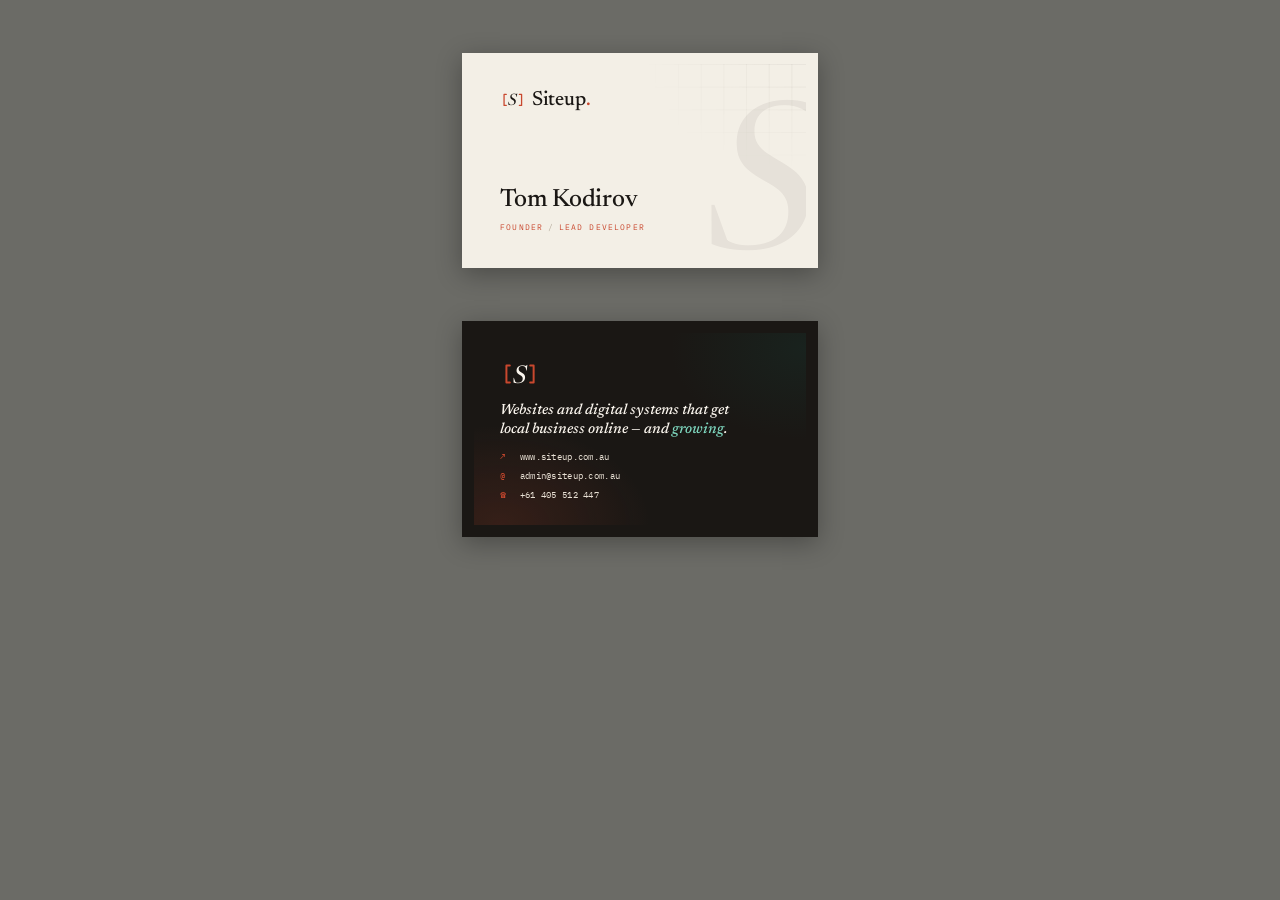
<file: design_handoff_studio_serif/design_files/business-card-print-ready.html>
<!doctype html>
<html lang="en">
<head>
<meta charset="utf-8" />
<meta name="viewport" content="width=device-width, initial-scale=1" />
<title>Siteup — Business Card · Print Ready</title>
<link rel="preconnect" href="https://fonts.googleapis.com" />
<link rel="preconnect" href="https://fonts.gstatic.com" crossorigin />
<link href="https://fonts.googleapis.com/css2?family=Newsreader:ital,opsz,wght@0,6..72,400;0,6..72,500;0,6..72,600;1,6..72,400;1,6..72,500&family=Hanken+Grotesk:wght@300;400;500;600;700&family=IBM+Plex+Mono:wght@400;500;600&display=swap" rel="stylesheet" />
<style>
  /* Card trim 88 x 51 mm, 3mm bleed each side -> 94 x 57 mm artboard.
     One card face per page. Crop marks sit in the bleed margin. */
  :root { --trim-w: 88mm; --trim-h: 51mm; --bleed: 3mm; --art-w: 94mm; --art-h: 57mm; }
  * { box-sizing: border-box; margin: 0; padding: 0; }
  html, body { background: #6b6b66; -webkit-font-smoothing: antialiased; }
  .sheet {
    width: var(--art-w); height: var(--art-h);
    margin: 14mm auto; position: relative;
    background: #fff; /* bleed background filled per face below */
    box-shadow: 0 6px 24px rgba(0,0,0,0.3);
    page-break-after: always; overflow: hidden;
  }
  /* bleed fill = same as face bg so color runs to the cut */
  .sheet.cream { background: #f3efe6; }
  .sheet.ink { background: #1a1714; }

  /* the trimmed area, centered in the artboard */
  .bleedbox { position: absolute; inset: var(--bleed); overflow: hidden; }

  /* crop marks */
  .crop { position: absolute; width: 3mm; height: 3mm; pointer-events: none; }
  .crop::before, .crop::after { content: ""; position: absolute; background: rgba(0,0,0,0.55); }
  .sheet.ink .crop::before, .sheet.ink .crop::after { background: rgba(255,255,255,0.6); }
  .crop.v::before { width: 0.3mm; height: 3mm; } /* vertical tick */
  .crop.h::after { height: 0.3mm; width: 3mm; }  /* horizontal tick */
  .crop.tl { top: 0; left: 0; } .crop.tl::before { left: 0; top: -3mm; } .crop.tl::after { top: 0; left: -3mm; }
  .crop.tr { top: 0; right: 0; } .crop.tr::before { right: 0; top: -3mm; } .crop.tr::after { top: 0; right: -3mm; }
  .crop.bl { bottom: 0; left: 0; } .crop.bl::before { left: 0; bottom: -3mm; } .crop.bl::after { bottom: 0; left: -3mm; }
  .crop.br { bottom: 0; right: 0; } .crop.br::before { right: 0; bottom: -3mm; } .crop.br::after { bottom: 0; right: -3mm; }

  svg { display: block; }

  /* ---------- FRONT (cream) ---------- */
  .front { width: 100%; height: 51mm; color: #1a1714; padding: 6.5mm 7mm; display: flex; flex-direction: column; justify-content: space-between; position: relative; background: #f3efe6; }
  .front::before { content: ""; position: absolute; inset: 0; background-image: linear-gradient(rgba(26,23,20,0.045) 1px, transparent 1px), linear-gradient(90deg, rgba(26,23,20,0.045) 1px, transparent 1px); background-size: 6mm 6mm; -webkit-mask-image: radial-gradient(60mm 40mm at 100% 0%, #000 10%, transparent 72%); mask-image: radial-gradient(60mm 40mm at 100% 0%, #000 10%, transparent 72%); pointer-events: none; }
  .front .giant { position: absolute; right: -4mm; bottom: -12mm; font-family: 'Newsreader', serif; font-style: italic; font-weight: 500; font-size: 54mm; line-height: 1; color: rgba(26,23,20,0.06); pointer-events: none; z-index: 0; }
  .front .top { display: flex; align-items: center; gap: 2mm; position: relative; }
  .front .top .wm { font-family: 'Newsreader', serif; font-weight: 500; font-size: 5.4mm; letter-spacing: -0.01em; }
  .front .top .wm .dot { color: #c9482e; }
  .front .who { position: relative; }
  .front .name { font-family: 'Newsreader', serif; font-weight: 500; font-size: 6.6mm; letter-spacing: -0.01em; line-height: 1.05; }
  .front .role { font-family: 'IBM Plex Mono', monospace; font-size: 2.2mm; letter-spacing: 0.14em; text-transform: uppercase; color: #c9482e; margin-top: 2mm; }
  .front .role .sep { color: #b3a99a; margin: 0 1.2mm; }

  /* ---------- BACK (ink) ---------- */
  .back { width: 100%; height: 51mm; color: #fbf6ee; padding: 6.5mm 7mm; display: flex; flex-direction: column; justify-content: space-between; position: relative; background: #1a1714; }
  .back::before { content: ""; position: absolute; inset: 0; background: radial-gradient(60mm 40mm at 8% 100%, rgba(201,72,46,0.16), transparent 66%), radial-gradient(56mm 38mm at 100% 8%, rgba(20,86,75,0.18), transparent 64%); pointer-events: none; }
  .back .tagline { font-family: 'Newsreader', serif; font-style: italic; font-weight: 500; font-size: 3.9mm; color: #fbf6ee; position: relative; line-height: 1.25; }
  .back .tagline .pine { color: #7fd9c0; }
  .back .contact { position: relative; display: grid; gap: 1.6mm; }
  .back .contact a, .back .contact div { font-family: 'IBM Plex Mono', monospace; font-size: 2.5mm; letter-spacing: 0.03em; color: #e8e0d4; text-decoration: none; display: flex; align-items: center; gap: 2.2mm; white-space: nowrap; }
  .back .contact .k { color: #c9482e; width: 3mm; }

  @media print {
    html, body { background: #fff; }
    .sheet { margin: 0 auto; box-shadow: none; }
    @page { size: 94mm 57mm; margin: 0; }
  }
</style>
</head>
<body>

  <!-- PAGE 1 — FRONT -->
  <div class="sheet cream">
    <span class="crop v h tl"></span><span class="crop v h tr"></span><span class="crop v h bl"></span><span class="crop v h br"></span>
    <div class="bleedbox">
      <div class="front">
        <span class="giant">S</span>
        <div class="top">
          <svg width="6.4mm" height="5.8mm" viewBox="0 0 132 120" aria-hidden="true">
            <path d="M34 30 L22 30 L22 90 L34 90" fill="none" stroke="#c9482e" stroke-width="7" stroke-linecap="round" stroke-linejoin="round"/>
            <path d="M106 30 L118 30 L118 90 L106 90" fill="none" stroke="#c9482e" stroke-width="7" stroke-linecap="round" stroke-linejoin="round"/>
            <text x="44" y="90" font-family="Newsreader, serif" font-size="86" font-style="italic" font-weight="500" fill="#1a1714">S</text>
          </svg>
          <span class="wm">Siteup<span class="dot">.</span></span>
        </div>
        <div class="who">
          <div class="name">Tom Kodirov</div>
          <div class="role">Founder<span class="sep">/</span>Lead Developer</div>
        </div>
      </div>
    </div>
  </div>

  <!-- PAGE 2 — BACK -->
  <div class="sheet ink">
    <span class="crop v h tl"></span><span class="crop v h tr"></span><span class="crop v h bl"></span><span class="crop v h br"></span>
    <div class="bleedbox">
      <div class="back">
        <div>
          <svg width="10mm" height="9mm" viewBox="0 0 132 120" aria-label="Siteup mark" style="margin-bottom:3mm">
            <path d="M34 30 L22 30 L22 90 L34 90" fill="none" stroke="#c9482e" stroke-width="7" stroke-linecap="round" stroke-linejoin="round"/>
            <path d="M106 30 L118 30 L118 90 L106 90" fill="none" stroke="#c9482e" stroke-width="7" stroke-linecap="round" stroke-linejoin="round"/>
            <text x="44" y="90" font-family="Newsreader, serif" font-size="86" font-style="italic" font-weight="500" fill="#fbf6ee">S</text>
          </svg>
          <p class="tagline">Websites and digital systems that get<br>local business online — and <span class="pine">growing</span>.</p>
        </div>
        <div class="contact">
          <a href="https://www.siteup.com.au"><span class="k">↗</span>www.siteup.com.au</a>
          <a href="mailto:admin@siteup.com.au"><span class="k">@</span>admin@siteup.com.au</a>
          <div><span class="k">☎</span>+61 405 512 447</div>
        </div>
      </div>
    </div>
  </div>

</body>
</html>
</file>
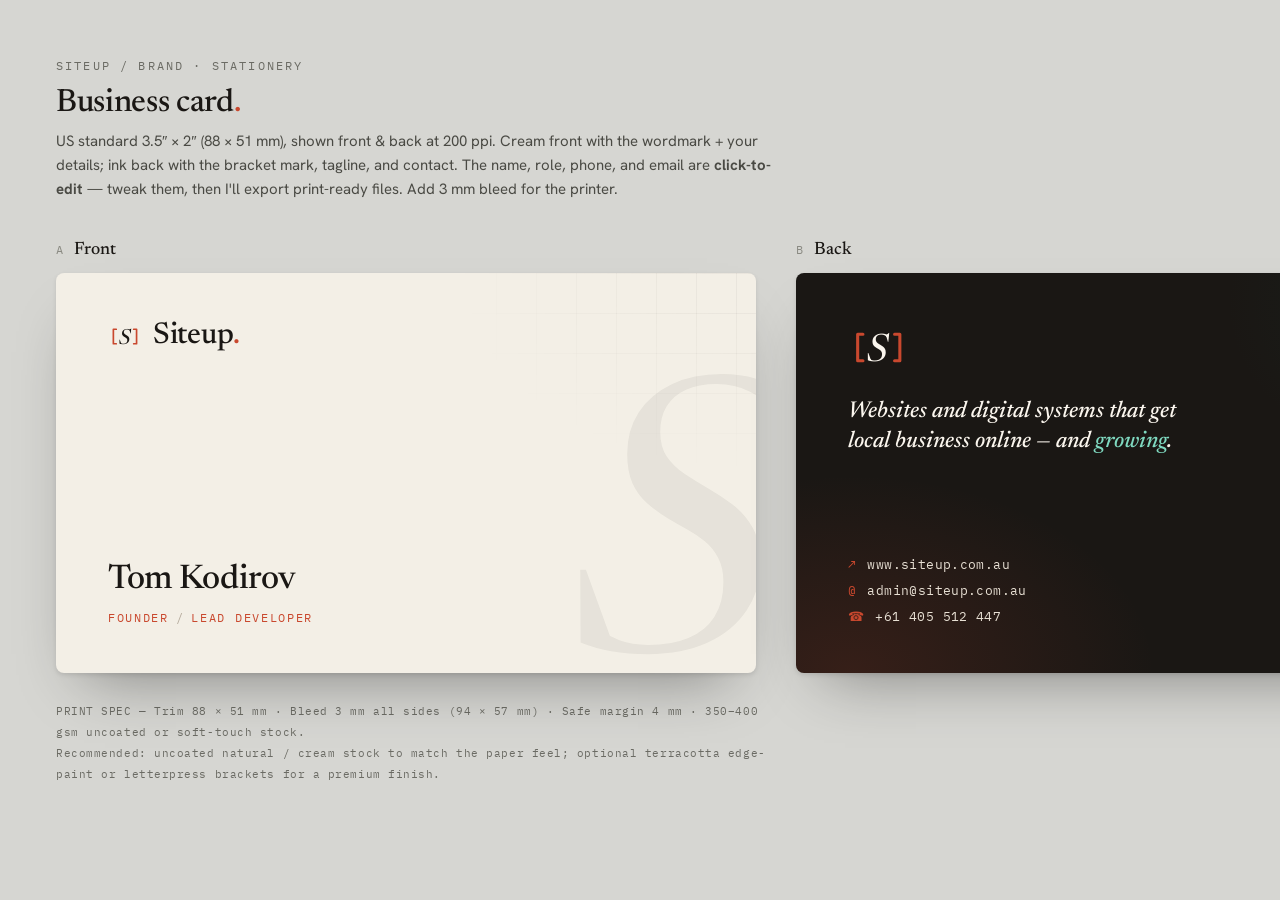
<file: design_handoff_studio_serif/design_files/business-card.html>
<!doctype html>
<html lang="en">
<head>
<meta charset="utf-8" />
<meta name="viewport" content="width=device-width, initial-scale=1" />
<title>Siteup — Business Card</title>
<link rel="preconnect" href="https://fonts.googleapis.com" />
<link rel="preconnect" href="https://fonts.gstatic.com" crossorigin />
<link href="https://fonts.googleapis.com/css2?family=Newsreader:ital,opsz,wght@0,6..72,400;0,6..72,500;0,6..72,600;1,6..72,400;1,6..72,500&family=Hanken+Grotesk:wght@300;400;500;600;700&family=IBM+Plex+Mono:wght@400;500;600&display=swap" rel="stylesheet" />
<style>
  * { box-sizing: border-box; }
  html, body { margin: 0; }
  body { background: #d6d6d2; font-family: 'Hanken Grotesk', sans-serif; -webkit-font-smoothing: antialiased; }
  .canvas { width: max-content; min-width: 100%; min-height: 100vh; padding: 56px; box-sizing: border-box; }
  .head { max-width: 900px; margin: 0 0 40px; }
  .head .eyebrow { font-family: 'IBM Plex Mono', monospace; font-size: 12px; letter-spacing: 0.18em; text-transform: uppercase; color: #6b6b64; margin: 0 0 12px; }
  .head h1 { font-family: 'Newsreader', serif; font-size: 32px; font-weight: 500; letter-spacing: -0.01em; color: #1a1714; margin: 0 0 10px; }
  .head h1 .dot { color: #c9482e; }
  .head p { font-size: 15px; line-height: 1.6; color: #4a4a44; margin: 0; max-width: 720px; }

  .row { display: flex; align-items: flex-start; gap: 40px; }
  .col { flex: none; }
  .col > .label { display: flex; align-items: baseline; gap: 10px; margin: 0 0 14px; }
  .col > .label .idx { font-family: 'IBM Plex Mono', monospace; font-size: 12px; color: #8a8a82; letter-spacing: 0.1em; }
  .col > .label .nm { font-family: 'Newsreader', serif; font-size: 18px; font-weight: 500; color: #1a1714; }

  /* card — US 3.5 x 2 in @ 200ppi = 700 x 400 */
  .card { width: 700px; height: 400px; border-radius: 8px; overflow: hidden; box-shadow: 0 2px 4px rgba(0,0,0,0.1), 0 30px 60px -28px rgba(0,0,0,0.4); position: relative; }

  /* ---------- FRONT ---------- */
  .front { background: #f3efe6; color: #1a1714; padding: 48px 52px; display: flex; flex-direction: column; justify-content: space-between; position: relative; }
  .front::before { content: ""; position: absolute; inset: 0; background-image: linear-gradient(rgba(26,23,20,0.045) 1px, transparent 1px), linear-gradient(90deg, rgba(26,23,20,0.045) 1px, transparent 1px); background-size: 40px 40px; -webkit-mask-image: radial-gradient(420px 280px at 100% 0%, #000 10%, transparent 72%); mask-image: radial-gradient(420px 280px at 100% 0%, #000 10%, transparent 72%); pointer-events: none; }
  .front .top { display: flex; align-items: center; gap: 13px; position: relative; }
  .front .giant { position: absolute; right: -28px; bottom: -78px; font-family: 'Newsreader', serif; font-style: italic; font-weight: 500; font-size: 380px; line-height: 1; color: rgba(26,23,20,0.06); pointer-events: none; z-index: 0; }
  .front .top .wm { font-family: 'Newsreader', serif; font-weight: 500; font-size: 30px; letter-spacing: -0.01em; }
  .front .top .wm .dot { color: #c9482e; }
  .front .who { position: relative; }
  .front .name { font-family: 'Newsreader', serif; font-weight: 500; font-size: 34px; letter-spacing: -0.01em; line-height: 1.05; }
  .front .role { font-family: 'IBM Plex Mono', monospace; font-size: 12px; letter-spacing: 0.14em; text-transform: uppercase; color: #c9482e; margin-top: 12px; }
  .front .role .sep { color: #b3a99a; margin: 0 7px; }
  .edit { outline: none; }

  /* ---------- BACK ---------- */
  .back { background: #1a1714; color: #fbf6ee; padding: 48px 52px; display: flex; flex-direction: column; justify-content: space-between; position: relative; }
  .back::before { content: ""; position: absolute; inset: 0; background: radial-gradient(460px 300px at 8% 100%, rgba(201,72,46,0.16), transparent 66%), radial-gradient(420px 280px at 100% 8%, rgba(20,86,75,0.18), transparent 64%); pointer-events: none; }
  .back .markwrap { position: relative; }
  .back .tagline { font-family: 'Newsreader', serif; font-style: italic; font-weight: 500; font-size: 23px; color: #fbf6ee; position: relative; line-height: 1.3; }
  .back .tagline .pine { color: #7fd9c0; }
  .back .contact { position: relative; display: grid; gap: 9px; }
  .back .contact a, .back .contact div { font-family: 'IBM Plex Mono', monospace; font-size: 13px; letter-spacing: 0.03em; color: #e8e0d4; text-decoration: none; display: flex; align-items: center; gap: 11px; white-space: nowrap; }
  .back .contact .k { color: #c9482e; }
  .spec { font-family: 'IBM Plex Mono', monospace; font-size: 11px; color: #6b6b64; letter-spacing: 0.05em; margin-top: 16px; line-height: 1.8; }
  svg { display: block; }
</style>
</head>
<body>
<div class="canvas">
  <div class="head">
    <p class="eyebrow">Siteup / Brand · Stationery</p>
    <h1>Business card<span class="dot">.</span></h1>
    <p>US standard 3.5″ × 2″ (88 × 51 mm), shown front &amp; back at 200 ppi. Cream front with the wordmark + your details; ink back with the bracket mark, tagline, and contact. The name, role, phone, and email are <b>click-to-edit</b> — tweak them, then I'll export print-ready files. Add 3 mm bleed for the printer.</p>
  </div>

  <div class="row">
    <!-- FRONT -->
    <div class="col">
      <div class="label"><span class="idx">A</span><span class="nm">Front</span></div>
      <div class="card front">
        <span class="giant">S</span>
        <div class="top">
          <svg width="32" height="29" viewBox="0 0 132 120" aria-hidden="true">
            <path d="M34 30 L22 30 L22 90 L34 90" fill="none" stroke="#c9482e" stroke-width="7" stroke-linecap="round" stroke-linejoin="round"/>
            <path d="M106 30 L118 30 L118 90 L106 90" fill="none" stroke="#c9482e" stroke-width="7" stroke-linecap="round" stroke-linejoin="round"/>
            <text x="44" y="90" font-family="Newsreader, serif" font-size="86" font-style="italic" font-weight="500" fill="#1a1714">S</text>
          </svg>
          <span class="wm">Siteup<span class="dot">.</span></span>
        </div>
        <div class="who">
          <div class="name edit" contenteditable="true" spellcheck="false">Tom Kodirov</div>
          <div class="role edit" contenteditable="true" spellcheck="false">Founder<span class="sep">/</span>Lead Developer</div>
        </div>
      </div>
    </div>

    <!-- BACK -->
    <div class="col">
      <div class="label"><span class="idx">B</span><span class="nm">Back</span></div>
      <div class="card back">
        <div class="markwrap">
          <svg width="58" height="53" viewBox="0 0 132 120" aria-label="Siteup mark">
            <path d="M34 30 L22 30 L22 90 L34 90" fill="none" stroke="#c9482e" stroke-width="7" stroke-linecap="round" stroke-linejoin="round"/>
            <path d="M106 30 L118 30 L118 90 L106 90" fill="none" stroke="#c9482e" stroke-width="7" stroke-linecap="round" stroke-linejoin="round"/>
            <text x="44" y="90" font-family="Newsreader, serif" font-size="86" font-style="italic" font-weight="500" fill="#fbf6ee">S</text>
          </svg>
          <p class="tagline">Websites and digital systems that get<br>local business online — and <span class="pine">growing</span>.</p>
        </div>
        <div class="contact">
          <a href="https://www.siteup.com.au"><span class="k">↗</span><span class="edit" contenteditable="true" spellcheck="false">www.siteup.com.au</span></a>
          <a href="mailto:admin@siteup.com.au"><span class="k">@</span><span class="edit" contenteditable="true" spellcheck="false">admin@siteup.com.au</span></a>
          <div><span class="k">☎</span><span class="edit" contenteditable="true" spellcheck="false">+61 405 512 447</span></div>
        </div>
      </div>
    </div>
  </div>

  <p style="font-family:'IBM Plex Mono',monospace;font-size:11px;color:#6b6b64;letter-spacing:0.05em;margin-top:28px;line-height:1.9;max-width:720px">
    PRINT SPEC — Trim 88 × 51 mm · Bleed 3 mm all sides (94 × 57 mm) · Safe margin 4 mm · 350–400 gsm uncoated or soft-touch stock.<br>
    Recommended: uncoated natural / cream stock to match the paper feel; optional terracotta edge-paint or letterpress brackets for a premium finish.
  </p>
</div>
</body>
</html>
</file>
